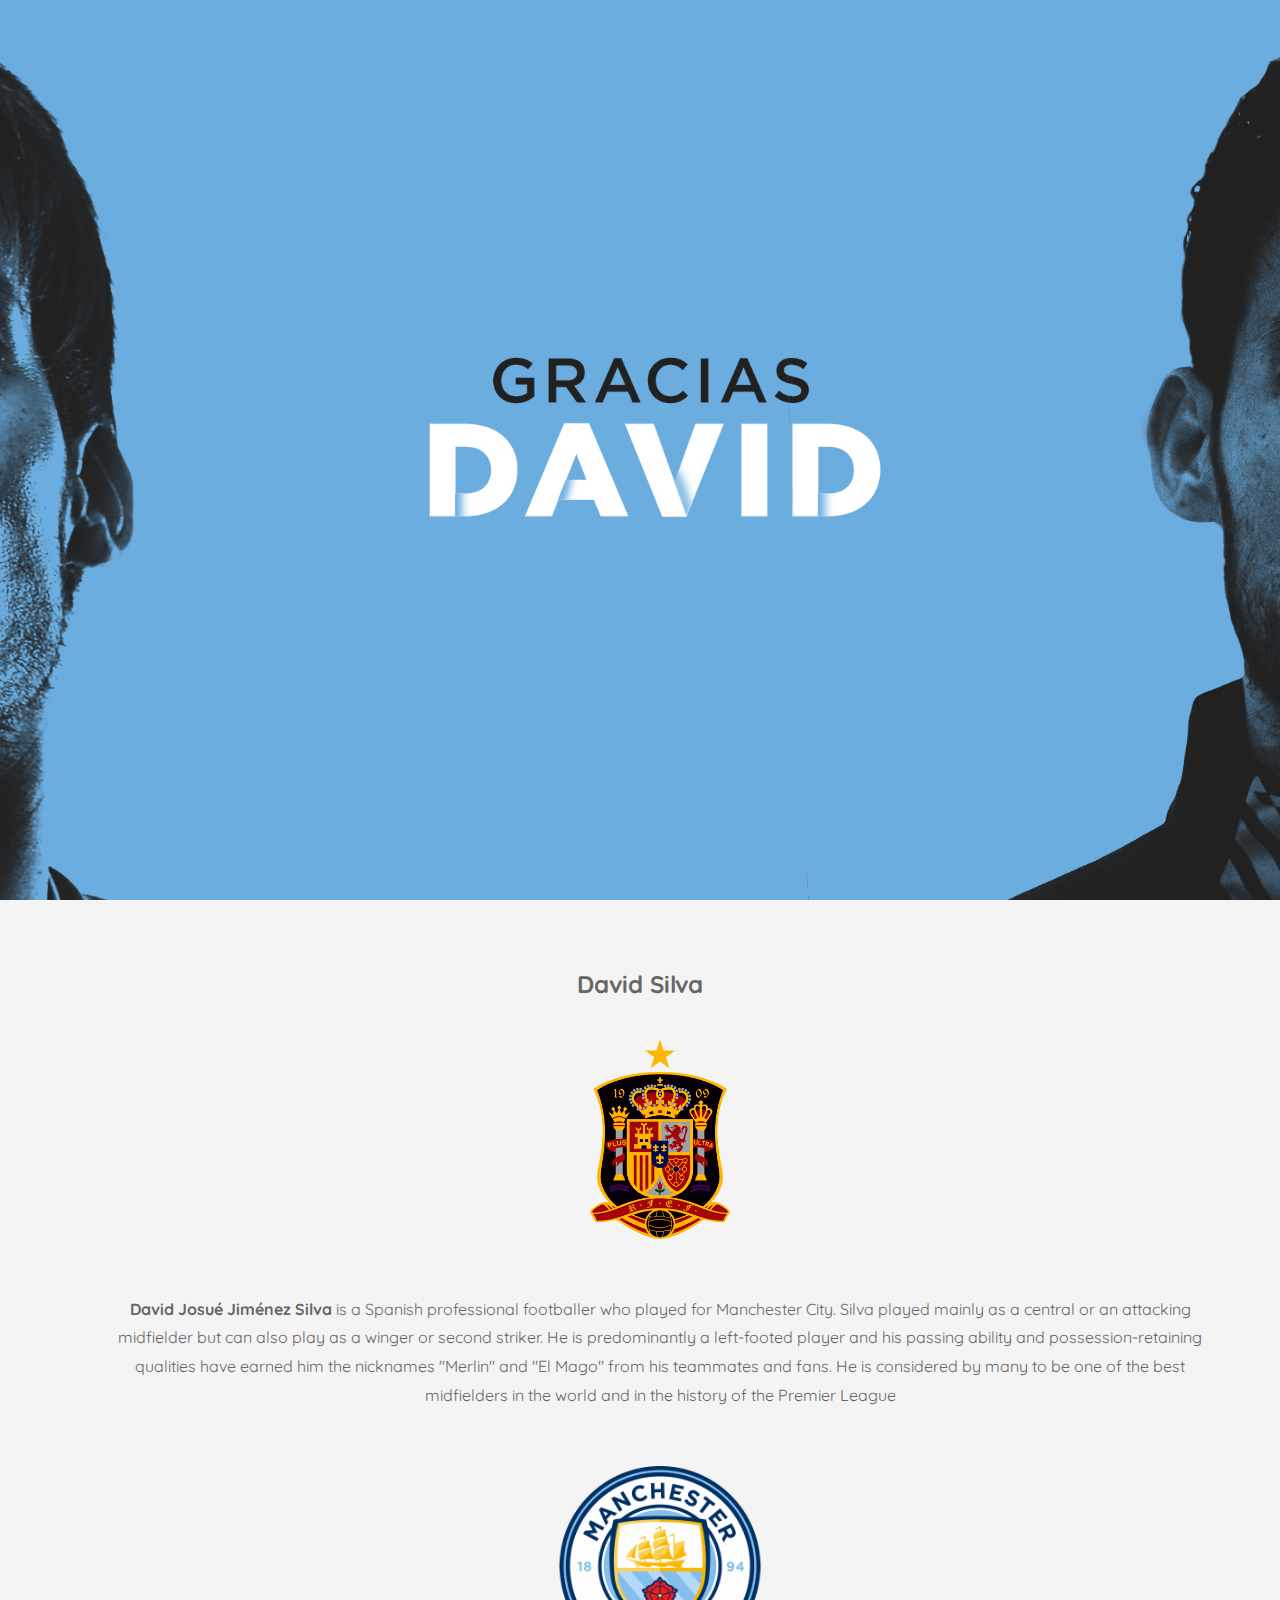
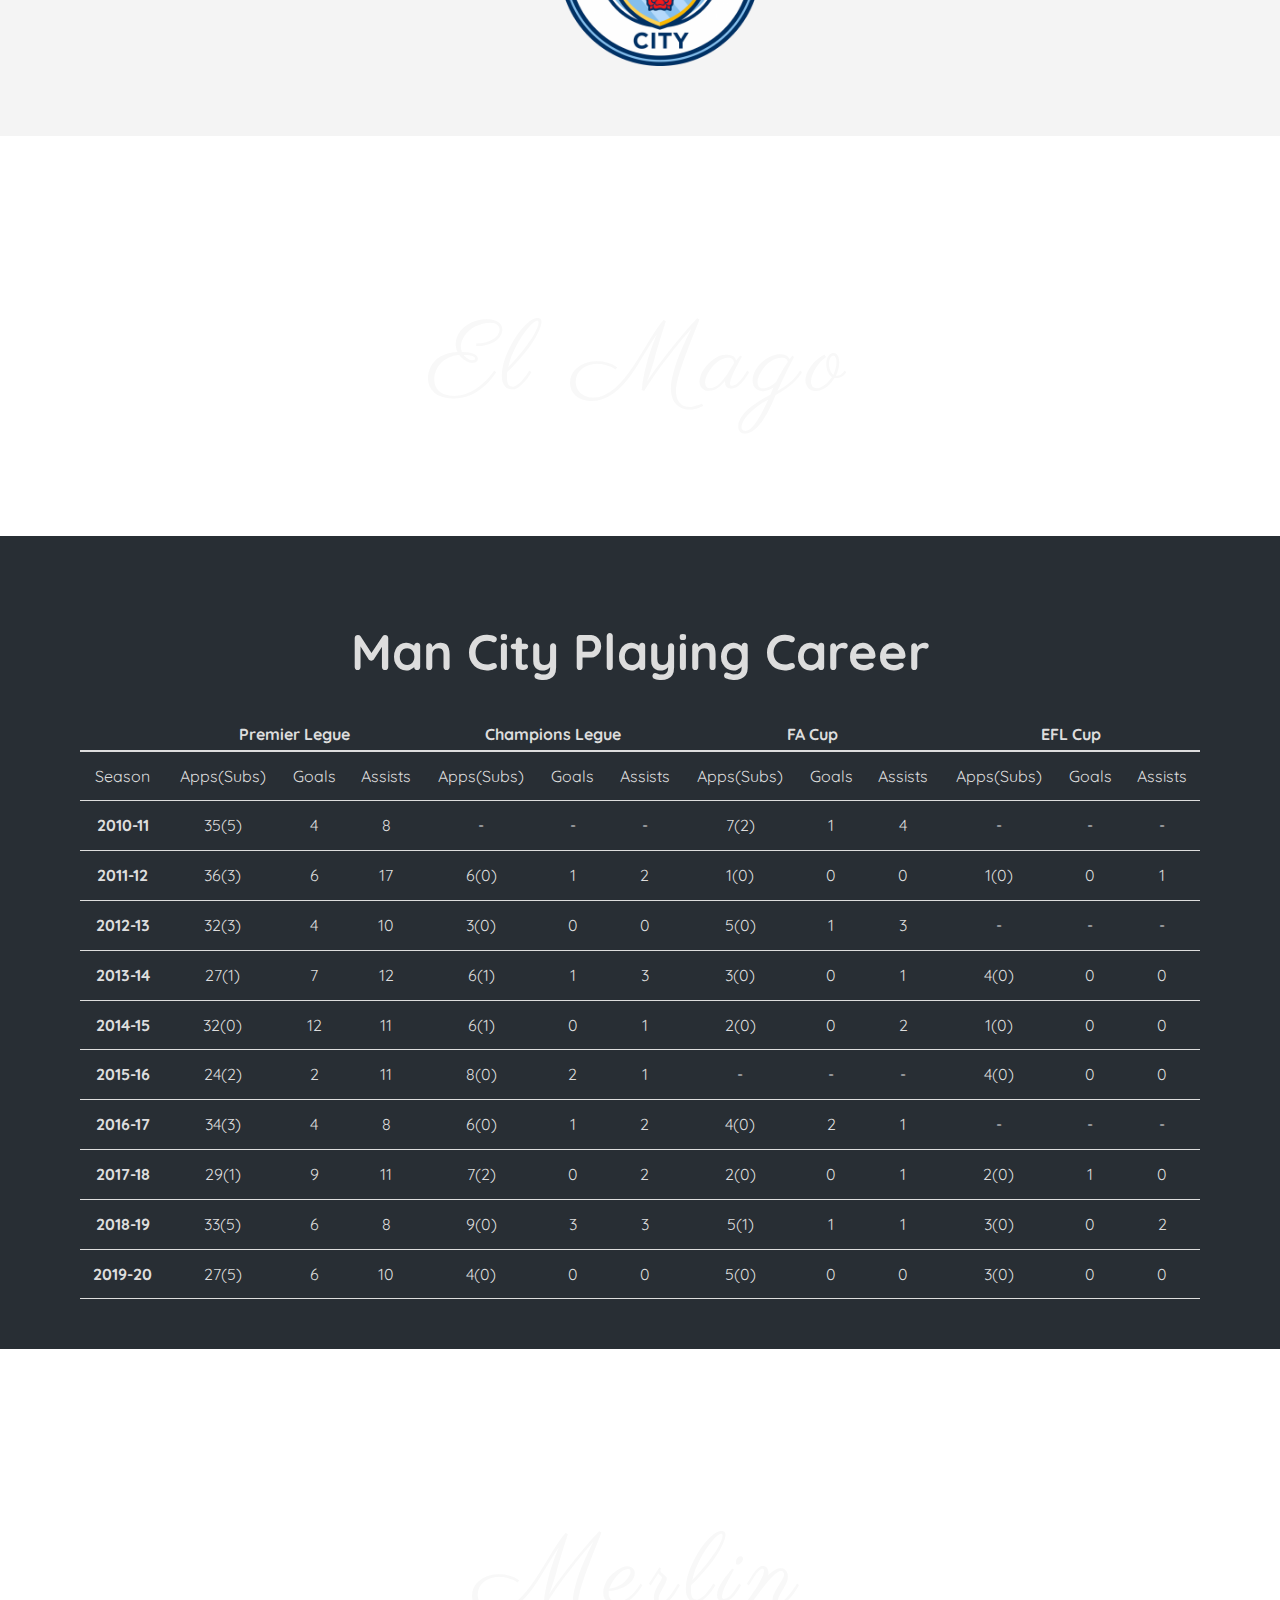
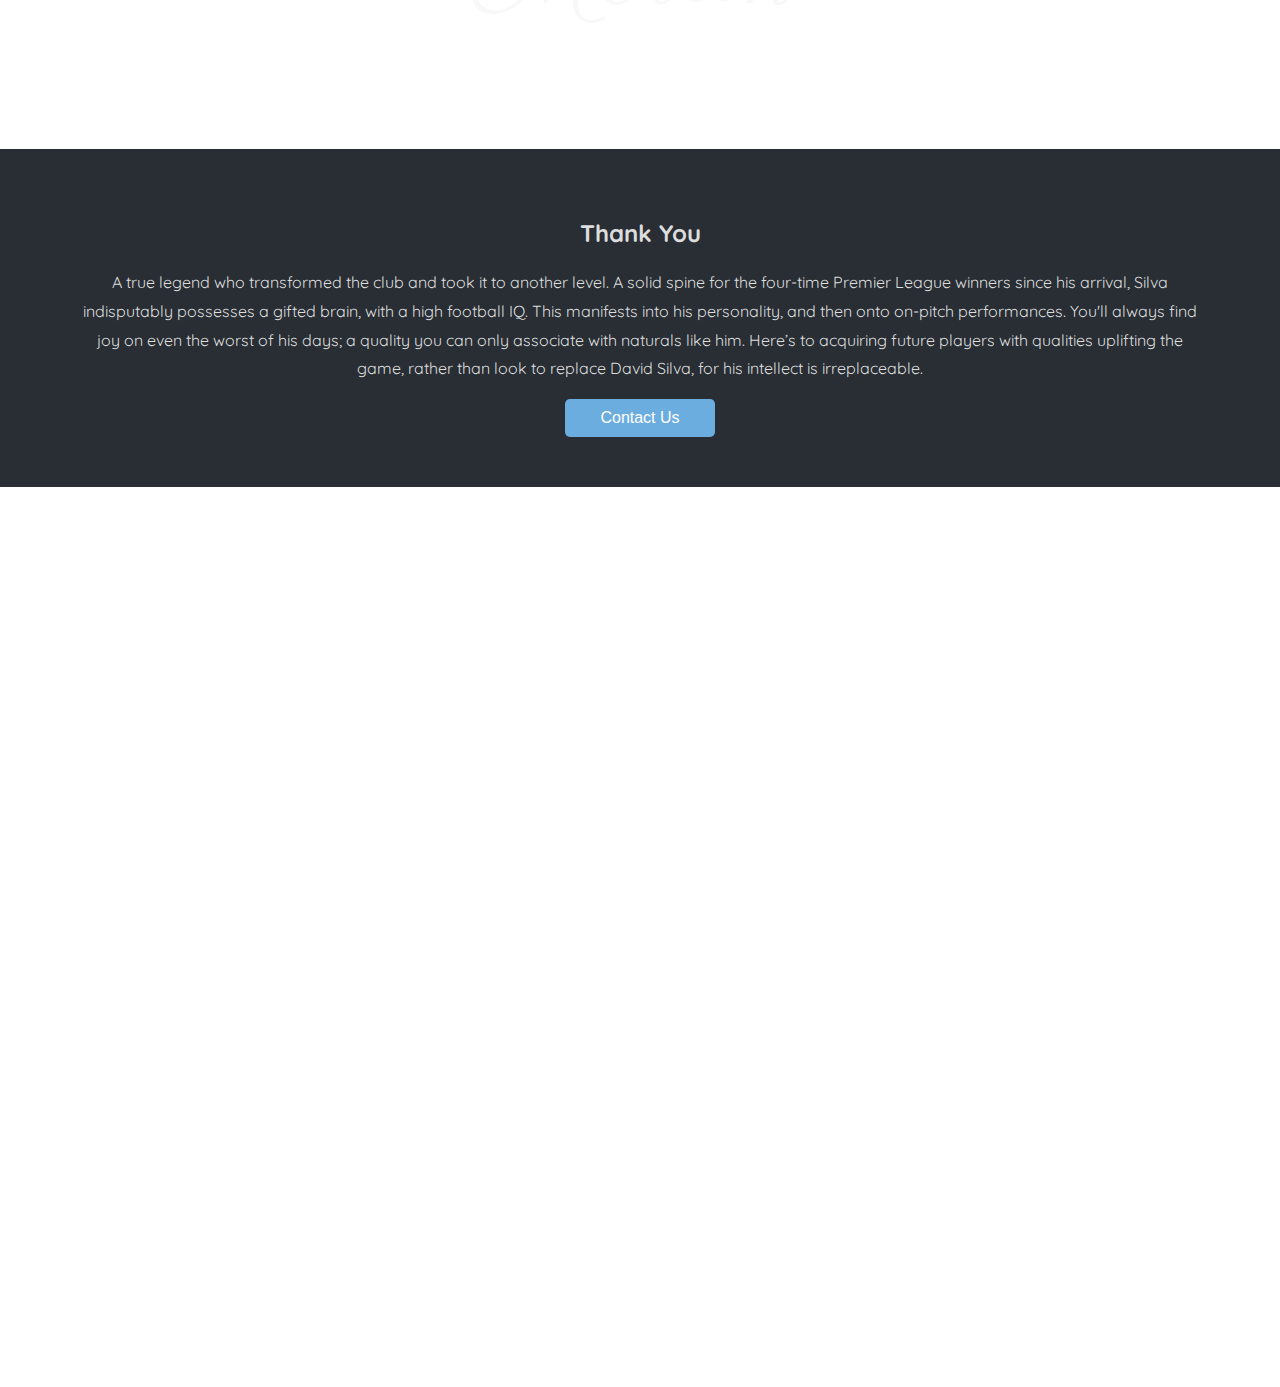
<file: index.html>
<!-- This webpage is built by SHREYANS JAIN.
Ask Permission before using it. -->

<!DOCTYPE html PUBLIC "-//W3C//DTD XHTML 1.0 Transitional//EN" "http://www.w3.org/TR/xhtml1/DTD/xhtml1-transitional.dtd">
<html lang="en">
<head>
  <meta charset="UTF-8">
  <meta name="viewport" content="width=device-width, initial-scale=1.0">
  <meta http-equiv="X-UA-Compatible" content="ie=edge">
  <title>Gracias, David Silva</title>
  <link rel="stylesheet" href="css/style.css">
  <link href="https://fonts.googleapis.com/css2?family=Quicksand:wght@300&display=swap" rel="stylesheet">
  <link href="https://fonts.googleapis.com/css2?family=Parisienne&display=swap" rel="stylesheet">
</head>
<body>
  <div class="pimg1">
  </div>

  <section class="section section-light">
    <h2>David Silva</h2>
    
    <div class="row">
      <div class="column">
      <img src="./img/Spain-Logo.png" class="team-logo" height="200px" alt="Spain logo">
      </div>
      <div class="column">
        <p>
          <strong>David Josué Jiménez Silva </strong>is a Spanish professional footballer who played for Manchester City. Silva played mainly as a central or an attacking midfielder but can also play as a winger or second striker. He is predominantly a left-footed player and his passing ability and possession-retaining qualities have earned him the nicknames "Merlin" and "El Mago" from his teammates and fans. He is considered by many to be one of the best midfielders in the world and in the history of the Premier League
        </p>
      </div>
      <div class="column">
      <img src="./img/Manchester-City-Logo-500x444.png" class="team-logo" height="200px" alt="Man City Logo">
      </div>
    </div>
  </section>

  <div class="pimg2">
    <div class="ptext">
      <span class="border trans">
        El Mago
      </span>
    </div>
  </div>

  <section class="section section-dark">
    <h2 style="font-size: 50px; line-height: 50px;">Man City Playing Career</h2>
    <div style="overflow-x: auto;">
      <table>
        <tr>
          <th></th>
          <th colspan="3">Premier Legue</th>
          <th colspan="3">Champions Legue</th>
          <th colspan="3">FA Cup</th>
          <th colspan="3">EFL Cup</th>
        </tr>
        <tr>
          <td>Season</td>
          <td>Apps(Subs)</td>
          <td>Goals</td>
          <td>Assists</td>
          <td>Apps(Subs)</td>
          <td>Goals</td>
          <td>Assists</td>
          <td>Apps(Subs)</td>
          <td>Goals</td>
          <td>Assists</td>
          <td>Apps(Subs)</td>
          <td>Goals</td>
          <td>Assists</td>
        </tr>
        <tr>
          <td><strong>2010-11</strong></td>
          <td>35(5)</td>
          <td>4</td>
          <td>8</td>
          <td>-</td>
          <td>-</td>
          <td>-</td>
          <td>7(2)</td>
          <td>1</td>
          <td>4</td>
          <td>-</td>
          <td>-</td>
          <td>-</td>
        </tr>
        <tr>
          <td><strong>2011-12</strong></td>
          <td>36(3)</td>
          <td>6</td>
          <td>17</td>
          <td>6(0)</td>
          <td>1</td>
          <td>2</td>
          <td>1(0)</td>
          <td>0</td>
          <td>0</td>
          <td>1(0)</td>
          <td>0</td>
          <td>1</td>
        </tr>
        <tr>
          <td><strong>2012-13</strong></td>
          <td>32(3)</td>
          <td>4</td>
          <td>10</td>
          <td>3(0)</td>
          <td>0</td>
          <td>0</td>
          <td>5(0)</td>
          <td>1</td>
          <td>3</td>
          <td>-</td>
          <td>-</td>
          <td>-</td>
        </tr>
        <tr>
          <td><strong>2013-14</strong></td>
          <td>27(1)</td>
          <td>7</td>
          <td>12</td>
          <td>6(1)</td>
          <td>1</td>
          <td>3</td>
          <td>3(0)</td>
          <td>0</td>
          <td>1</td>
          <td>4(0)</td>
          <td>0</td>
          <td>0</td>
        </tr>
        <tr>
          <td><strong>2014-15</strong></td>
          <td>32(0)</td>
          <td>12</td>
          <td>11</td>
          <td>6(1)</td>
          <td>0</td>
          <td>1</td>
          <td>2(0)</td>
          <td>0</td>
          <td>2</td>
          <td>1(0)</td>
          <td>0</td>
          <td>0</td>
        </tr>
        <tr>
          <td><strong>2015-16</strong></td>
          <td>24(2)</td>
          <td>2</td>
          <td>11</td>
          <td>8(0)</td>
          <td>2</td>
          <td>1</td>
          <td>-</td>
          <td>-</td>
          <td>-</td>
          <td>4(0)</td>
          <td>0</td>
          <td>0</td>
        </tr>
        <tr>
          <td><strong>2016-17</strong></td>
          <td>34(3)</td>
          <td>4</td>
          <td>8</td>
          <td>6(0)</td>
          <td>1</td>
          <td>2</td>
          <td>4(0)</td>
          <td>2</td>
          <td>1</td>
          <td>-</td>
          <td>-</td>
          <td>-</td>
        </tr>
        <tr>
          <td><strong>2017-18</strong></td>
          <td>29(1)</td>
          <td>9</td>
          <td>11</td>
          <td>7(2)</td>
          <td>0</td>
          <td>2</td>
          <td>2(0)</td>
          <td>0</td>
          <td>1</td>
          <td>2(0)</td>
          <td>1</td>
          <td>0</td>
        </tr>
        <tr>
          <td><strong>2018-19</strong></td>
          <td>33(5)</td>
          <td>6</td>
          <td>8</td>
          <td>9(0)</td>
          <td>3</td>
          <td>3</td>
          <td>5(1)</td>
          <td>1</td>
          <td>1</td>
          <td>3(0)</td>
          <td>0</td>
          <td>2</td>
        </tr>
        <tr>
          <td><strong>2019-20</strong></td>
          <td>27(5)</td>
          <td>6</td>
          <td>10</td>
          <td>4(0)</td>
          <td>0</td>
          <td>0</td>
          <td>5(0)</td>
          <td>0</td>
          <td>0</td>
          <td>3(0)</td>
          <td>0</td>
          <td>0</td>
        </tr>
      </table>
    </div>
  </section>

  <div class="pimg3">
    <div class="ptext">
      <span class="border trans">
        Merlin
      </span>
    </div>
  </div>

  <section class="section section-dark">
    <h2>Thank You</h2>
    <p>
      A true legend who transformed the club and took it to another level. A solid spine for the four-time Premier League winners since his arrival, Silva indisputably possesses a gifted brain, with a high football IQ. This manifests into his personality, and then onto on-pitch performances. You'll always find joy on even the worst of his days; a quality you can only associate with naturals like him. Here’s to acquiring future players with qualities uplifting the game, rather than look to replace David Silva, for his intellect is irreplaceable.
    </p>
    <div class="btn-block">
      <a href="./index2.html" target="_blank"><button type="submit"> Contact Us</button></a>
    </div>
  </section>

  <div class="pimg1">
  </div>
</body>
</html>
</file>
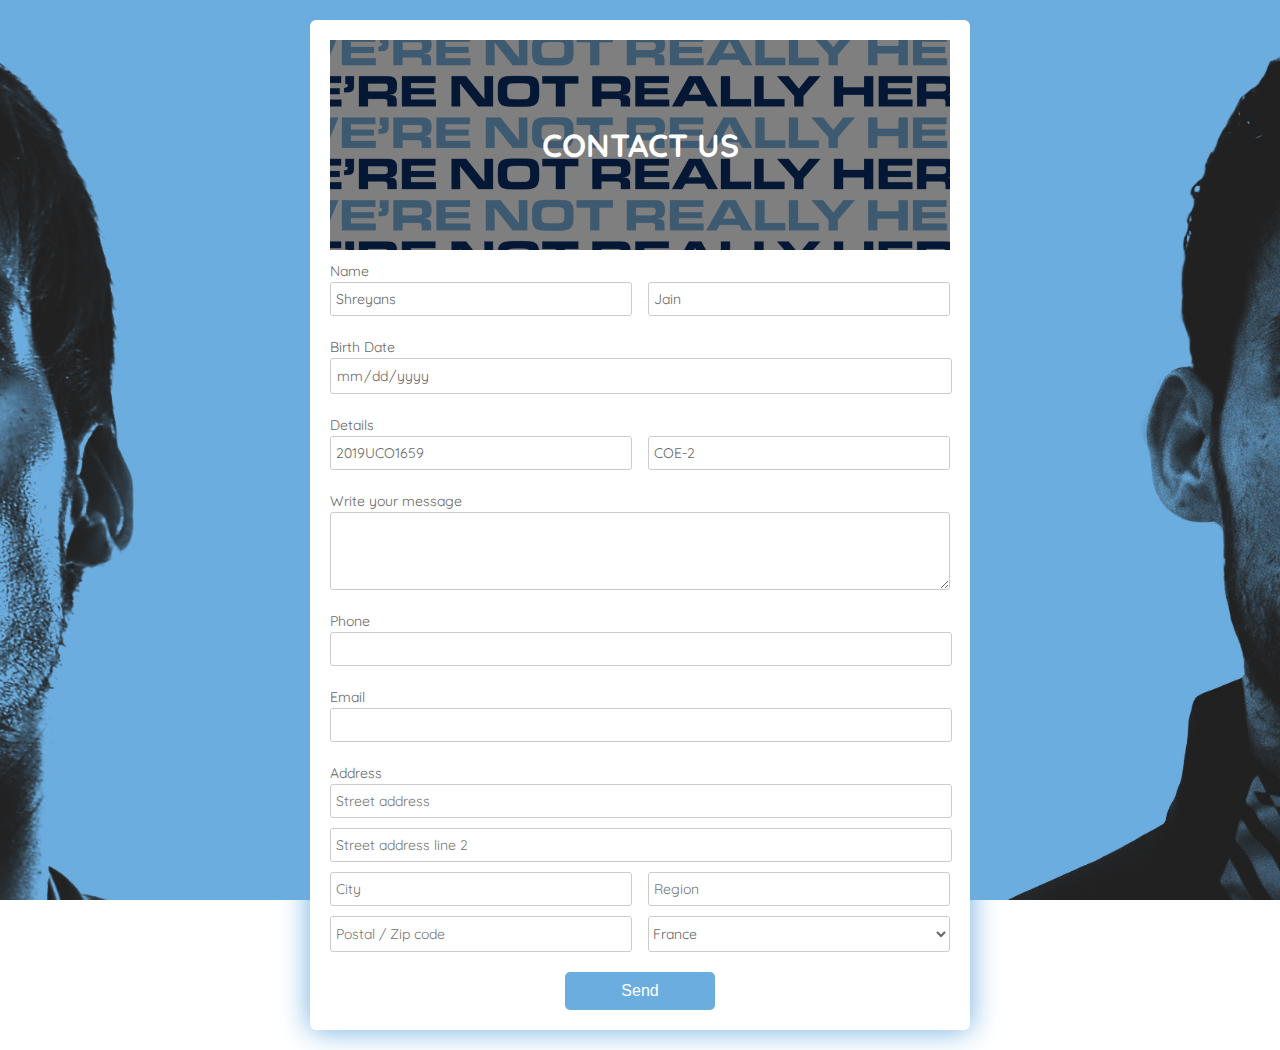
<file: index2.html>
<!DOCTYPE html PUBLIC "-//W3C//DTD XHTML 1.0 Transitional//EN" "http://www.w3.org/TR/xhtml1/DTD/xhtml1-transitional.dtd">
<html>
  <head>
    <title>CONTACT US</title>
    <link href="https://fonts.googleapis.com/css2?family=Quicksand:wght@300&display=swap" rel="stylesheet">
    <link rel="stylesheet" href="https://use.fontawesome.com/releases/v5.5.0/css/all.css" integrity="sha384-B4dIYHKNBt8Bc12p+WXckhzcICo0wtJAoU8YZTY5qE0Id1GSseTk6S+L3BlXeVIU" crossorigin="anonymous">
    <link rel="stylesheet" href="css/style2.css">
  </head>
  <body>
    <div class="testbox">
      <form action="/">
        <div class="banner">
          <h1 style="text-transform: uppercase; line-height: 30px;">Contact Us</h1>
        </div>
        <div class="item">
          <p>Name</p>
          <div class="name-item">
            <input type="text" name="First" placeholder="First" value="Shreyans" readonly/>
            <input type="text" name="Last" placeholder="Last" value="Jain" readonly/>
          </div>
        </div>
        <div class="item">
          <p>Birth Date</p>
          <input type="date" name="bdate" required/>
          <i class="fas fa-calendar-alt"></i>
        </div>
        <div class="item">
          <p>Details</p>
          <div class="name-item">
            <input type="text" name="First" placeholder="Roll No" value="2019UCO1659" readonly/>
            <input type="text" name="Last" placeholder="Section" value="COE-2" readonly/>
          </div>
        </div>
        <div class="item">
          <p>Write your message</p>
          <textarea rows="3"></textarea>
        </div>
        <div class="item">
          <p>Phone</p>
          <input type="text" name="name"/>
        </div>
        <div class="item">
          <p>Email</p>
          <input type="text" name="name"/>
        </div>
        <div class="item">
          <p>Address</p>
          <input type="text" name="name" placeholder="Street address"/>
          <input type="text" name="name" placeholder="Street address line 2"/>
          <div class="city-item">
            <input type="text" name="name" placeholder="City" />
            <input type="text" name="name" placeholder="Region" />
            <input type="text" name="name" placeholder="Postal / Zip code" />
            <select>
              <option value="">Country</option>
              <option value="1">India</option>
              <option value="2">England</option>
              <option value="3">USA</option>
              <option value="4" selected>France</option>
              <option value="5">Other</option>
            </select>
          </div>
        </div>
        
        <div class="btn-block">
          <button type="submit" href="#">Send</button>
        </div>
      </form>
    </div>
  </body>
</html>
</file>
<file: css/style.css>
body, html{
  height:100%;
  margin:0;
  font-size:16px;
  font-family: 'Quicksand', sans-serif;
  font-weight:400;
  line-height:1.8em;

  color:#666;
}

.pimg1, .pimg2, .pimg3{
  position:relative;
  background-position:center;
  background-size:cover;
  background-repeat:no-repeat;

  /*
    fixed = parallax
    scroll = normal
  */
  background-attachment: fixed;
}

.pimg1{
  background-image:url('../img/Gracias.jpg');
  background-size: cover;
  min-height:100%;
}

.pimg2{
  background-image:url('../img/Silva_Gran-canaria.jpg');
  min-height:400px;
  opacity: 0.6;
}

.pimg3{
  background-image:url('../img/Silva_Spain.jpg');
  min-height:400px;
  opacity: 0.6;
}

.section{
  text-align:center;
  padding:50px 80px;
}

.section-light{
  background-color:#f4f4f4;
  color:#666;
  margin: 0;
}

.section-dark{
  background-color:#282e34;
  color:#ddd;
}

.ptext{
  position:absolute;
  top:50%;
  width:100%;
  text-align:center;
  color:#000;
  font-family: 'Parisienne', cursive;
  font-size:100px;
  letter-spacing:8px;
  line-height: 60px;
  /* text-transform:uppercase; */
}

.ptext .border{
  background-color:#111;
  color: #f4f4f4;
  padding:20px;
}

.ptext .border.trans{
  background-color:transparent;
}

.column {
  float: left;
  width: 30%;
  padding: 20px;
}

.row:after {
  content: "";
  display: table;
  clear: both;
}

@media screen and (min-width: 1300px) {
  .column {
    width: 30%;
  }
}

@media screen and (max-width: 1300px) {
  .column {
    width: 100%;
  }
}

@media(max-width:568px) {
  .pimg1, .pimg2, .pimg3 {
    background-attachment:scroll;
  }
}

table {
  border-collapse: collapse;
  width: 100%;
  /* border-width: 3px; */
}

th {
  border-bottom: 2px solid #ddd;
}
td {
  padding: 10px;
  /* border-left: thin solid #ddd; */
  border-bottom: 1px solid #ddd;
}

tr:hover {
  background-color: grey;
}

button {
  width: 150px;
  padding: 10px;
  border: none;
  border-radius: 5px;
  background: #6caddf;
  font-size: 16px;
  color: #fff;
  cursor: pointer;
}
button:hover {
  background: #366e99;
}
</file>
<file: css/style2.css>
html,
body {
  min-height: 100%;
  /* background-color: #6caddf; */
  background-image: url(../img/Gracias.jpg);
  position:relative;
  background-position:center;
  background-size:cover;
  background-repeat:no-repeat;
  background-attachment: fixed;
}

body,
div,
form,
input,
select,
textarea,
p {
  padding: 0;
  margin: 0;
  outline: none;
  font-family: "Quicksand", sans-serif;
  font-size: 14px;
  color: #666;
  line-height: 22px;
}

h1 {
  position: absolute;
  margin: 0;
  font-size: 32px;
  color: #fff;
  z-index: 2;
}
.testbox {
  display: flex;
  justify-content: center;
  align-items: center;
  height: inherit;
  padding: 20px;
}
form {
  width: 50%;
  padding: 20px;
  border-radius: 6px;
  background: #fff;
  box-shadow: 0 0 30px 0 #6caddf;
}
.banner {
  position: relative;
  height: 210px;
  background-image: url("../img/WNRH.png");
  background-size: cover;
  background-repeat: no-repeat;
  display: flex;
  justify-content: center;
  align-items: center;
  text-align: center;
}

.banner::after {
  content: "";
  background-color: rgba(0, 0, 0, 0.5);
  position: absolute;
  width: 100%;
  height: 100%;
}
p.top-info {
  margin: 10px 0;
}
input,
select,
textarea {
  margin-bottom: 10px;
  border: 1px solid #ccc;
  border-radius: 3px;
}
input {
  width: calc(100% - 10px);
  padding: 5px;
}
select {
  width: 100%;
  padding: 7px 0;
  background: transparent;
}
textarea {
  width: calc(100% - 12px);
  padding: 5px;
}
.item:hover p,
.item:hover i,
.question:hover p,
.question label:hover,
input:hover::placeholder {
  color: #6caddf;
}

.item {
  position: relative;
  margin: 10px 0;
}
/* input[type="date"]::-webkit-inner-spin-button {
  display: none;
} */
.item i,
input[type="date"]::-webkit-calendar-picker-indicator {
  position: absolute;
  font-size: 20px;
  color: #a9a9a9;
}
.item i {
  right: 2%;
  top: 30px;
  z-index: 1;
}
[type="date"]::-webkit-calendar-picker-indicator {
  right: 1%;
  z-index: 2;
  opacity: 0;
  cursor: pointer;
}
input[type="radio"] {
  width: 0;
  visibility: hidden;
}
label.radio {
  position: relative;
  display: inline-block;
  margin: 5px 20px 25px 0;
  cursor: pointer;
}
.question span {
  margin-left: 30px;
}

.btn-block {
  margin-top: 10px;
  text-align: center;
}
button {
  width: 150px;
  padding: 10px;
  border: none;
  border-radius: 5px;
  background: #6caddf;
  font-size: 16px;
  color: #fff;
  cursor: pointer;
}
button:hover {
  background: #366e99;
}
@media (min-width: 568px) {
  .name-item,
  .city-item {
    display: flex;
    flex-wrap: wrap;
    justify-content: space-between;
  }
  .name-item input,
  .city-item input {
    width: calc(50% - 20px);
  }
  .city-item select {
    width: calc(50% - 8px);
  }
}
</file>
